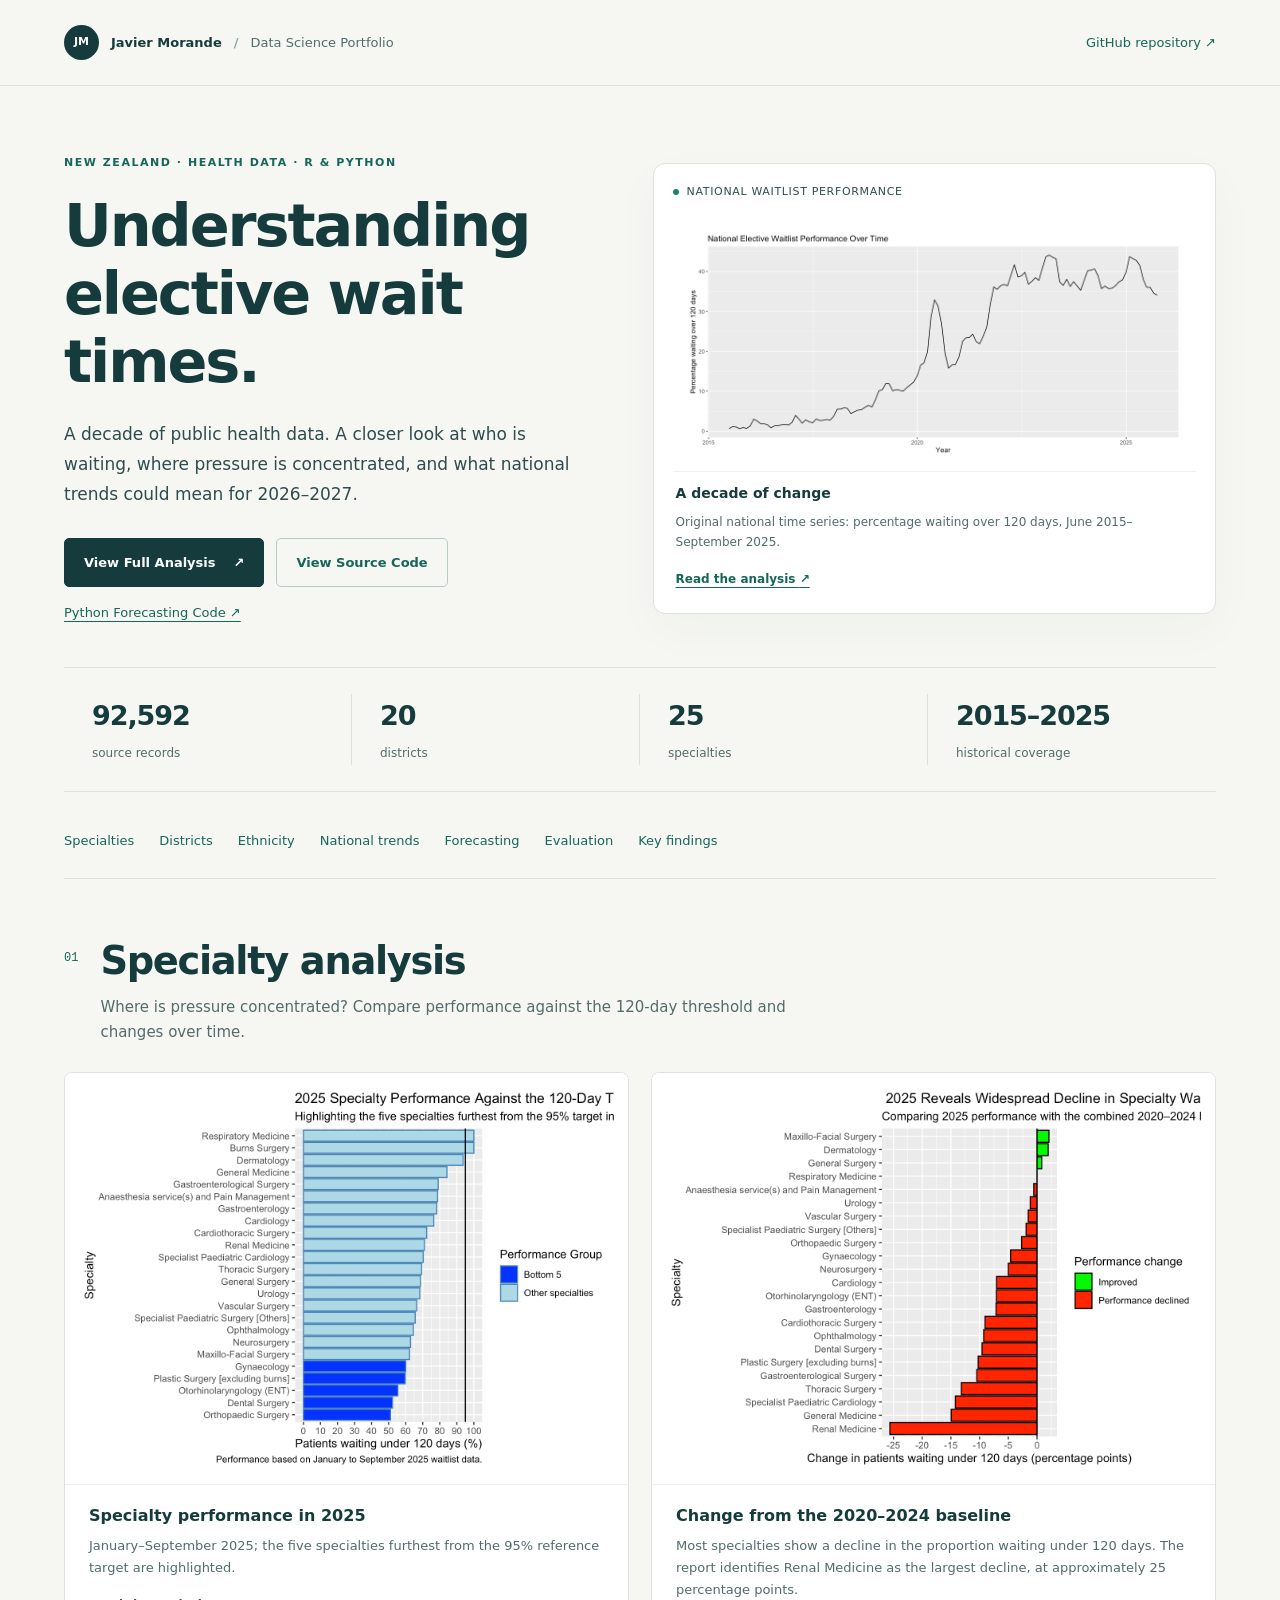
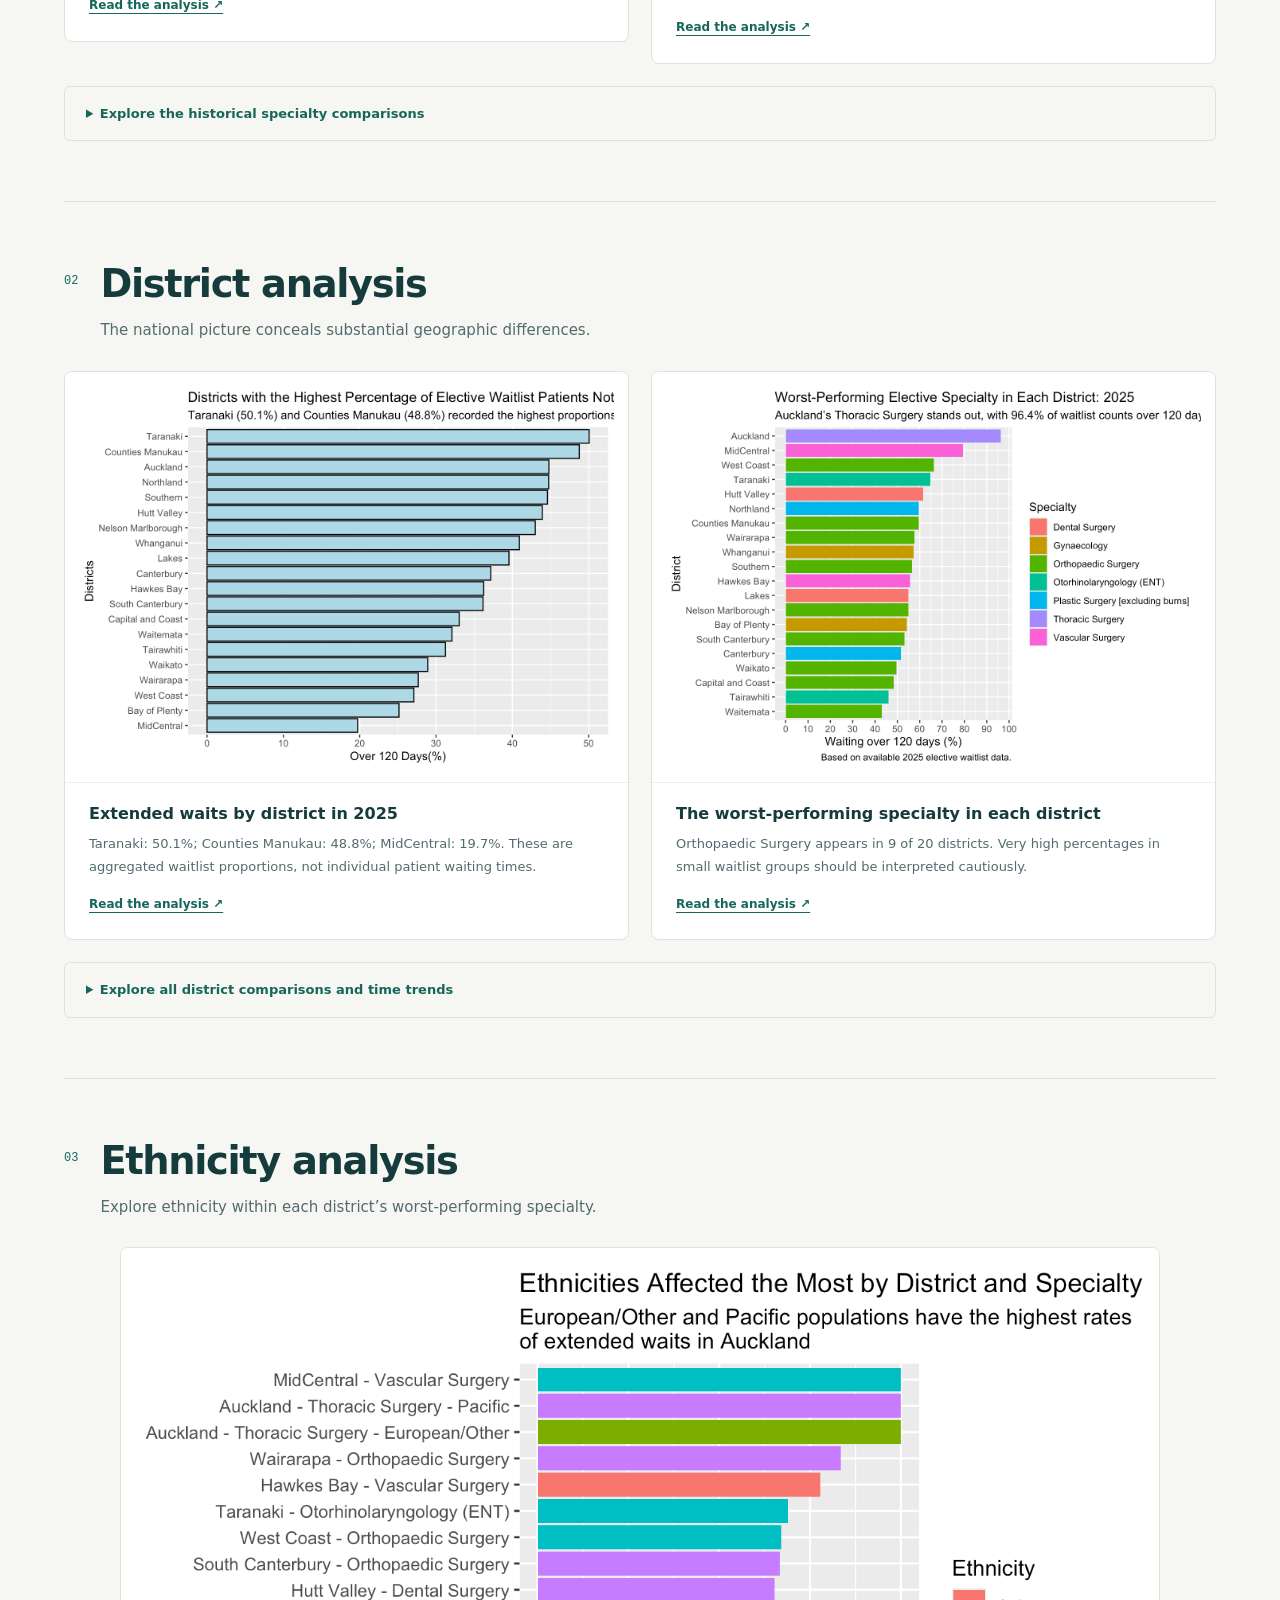
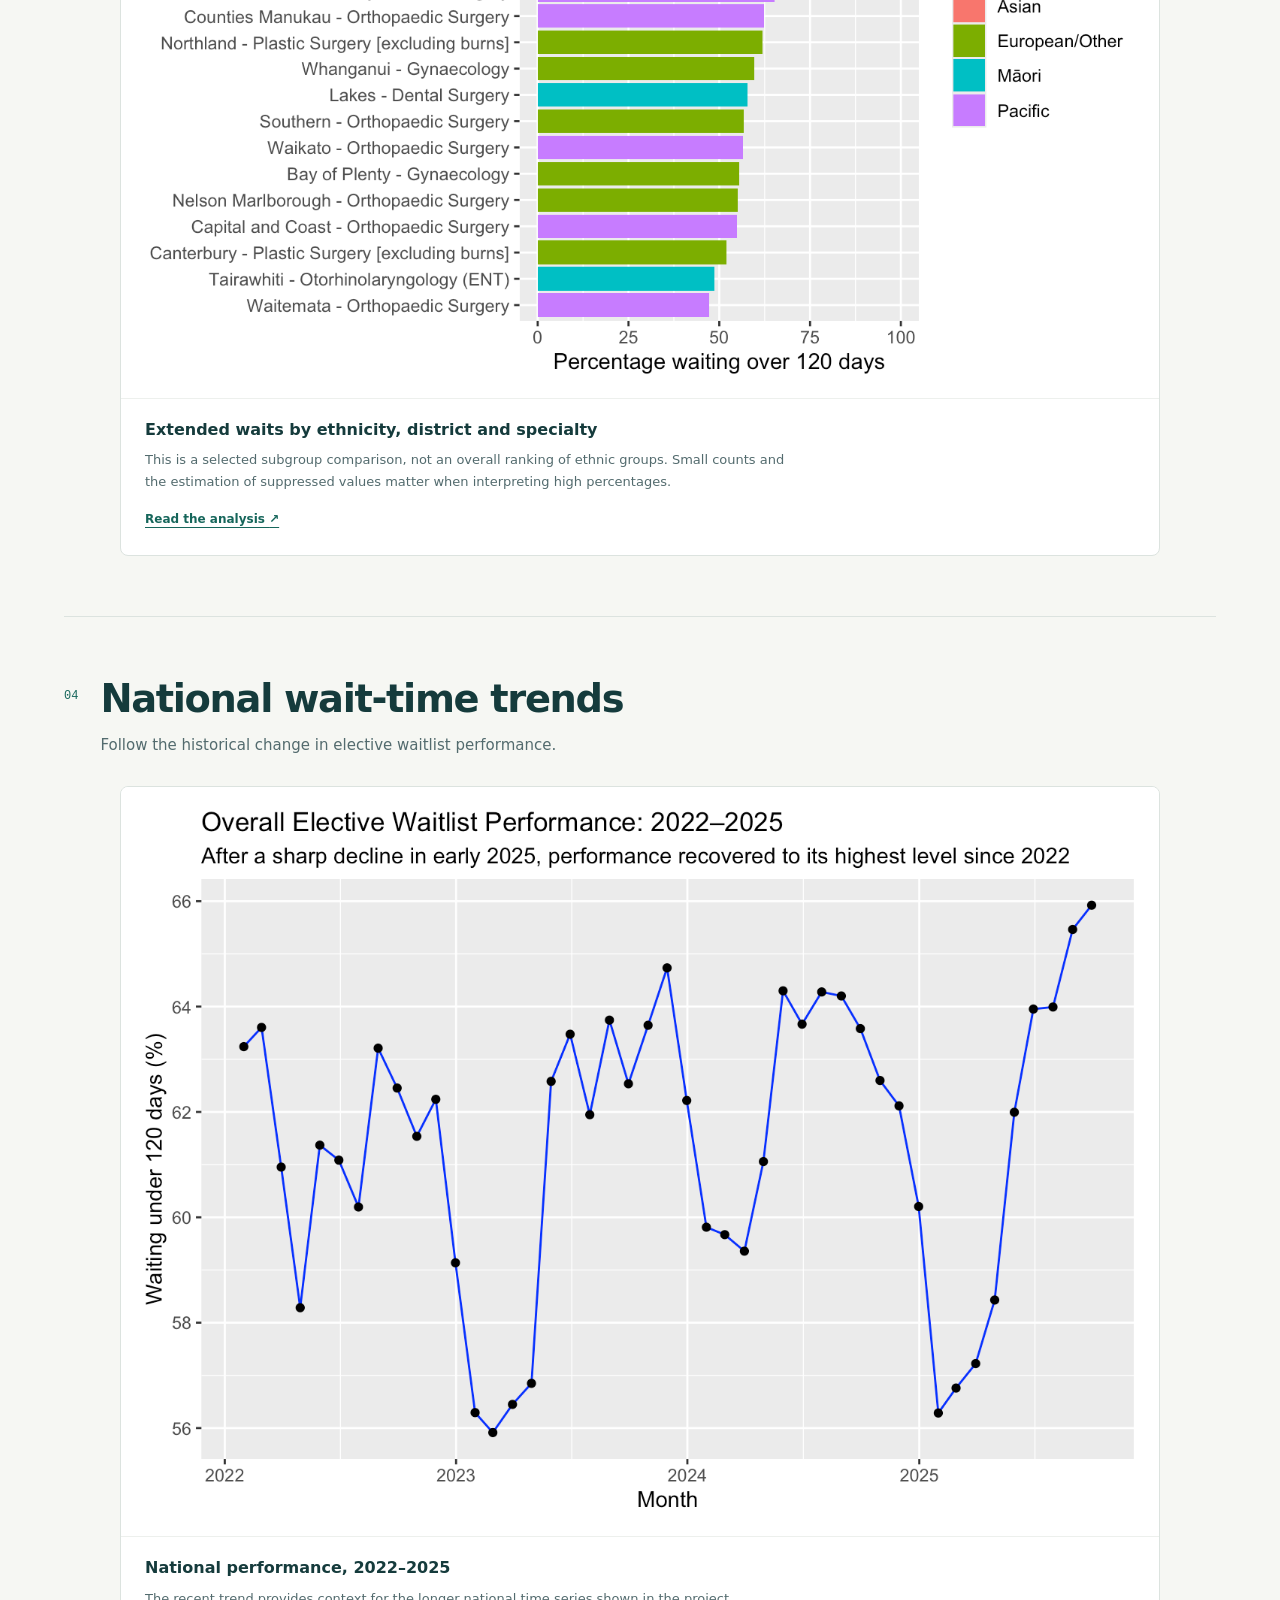
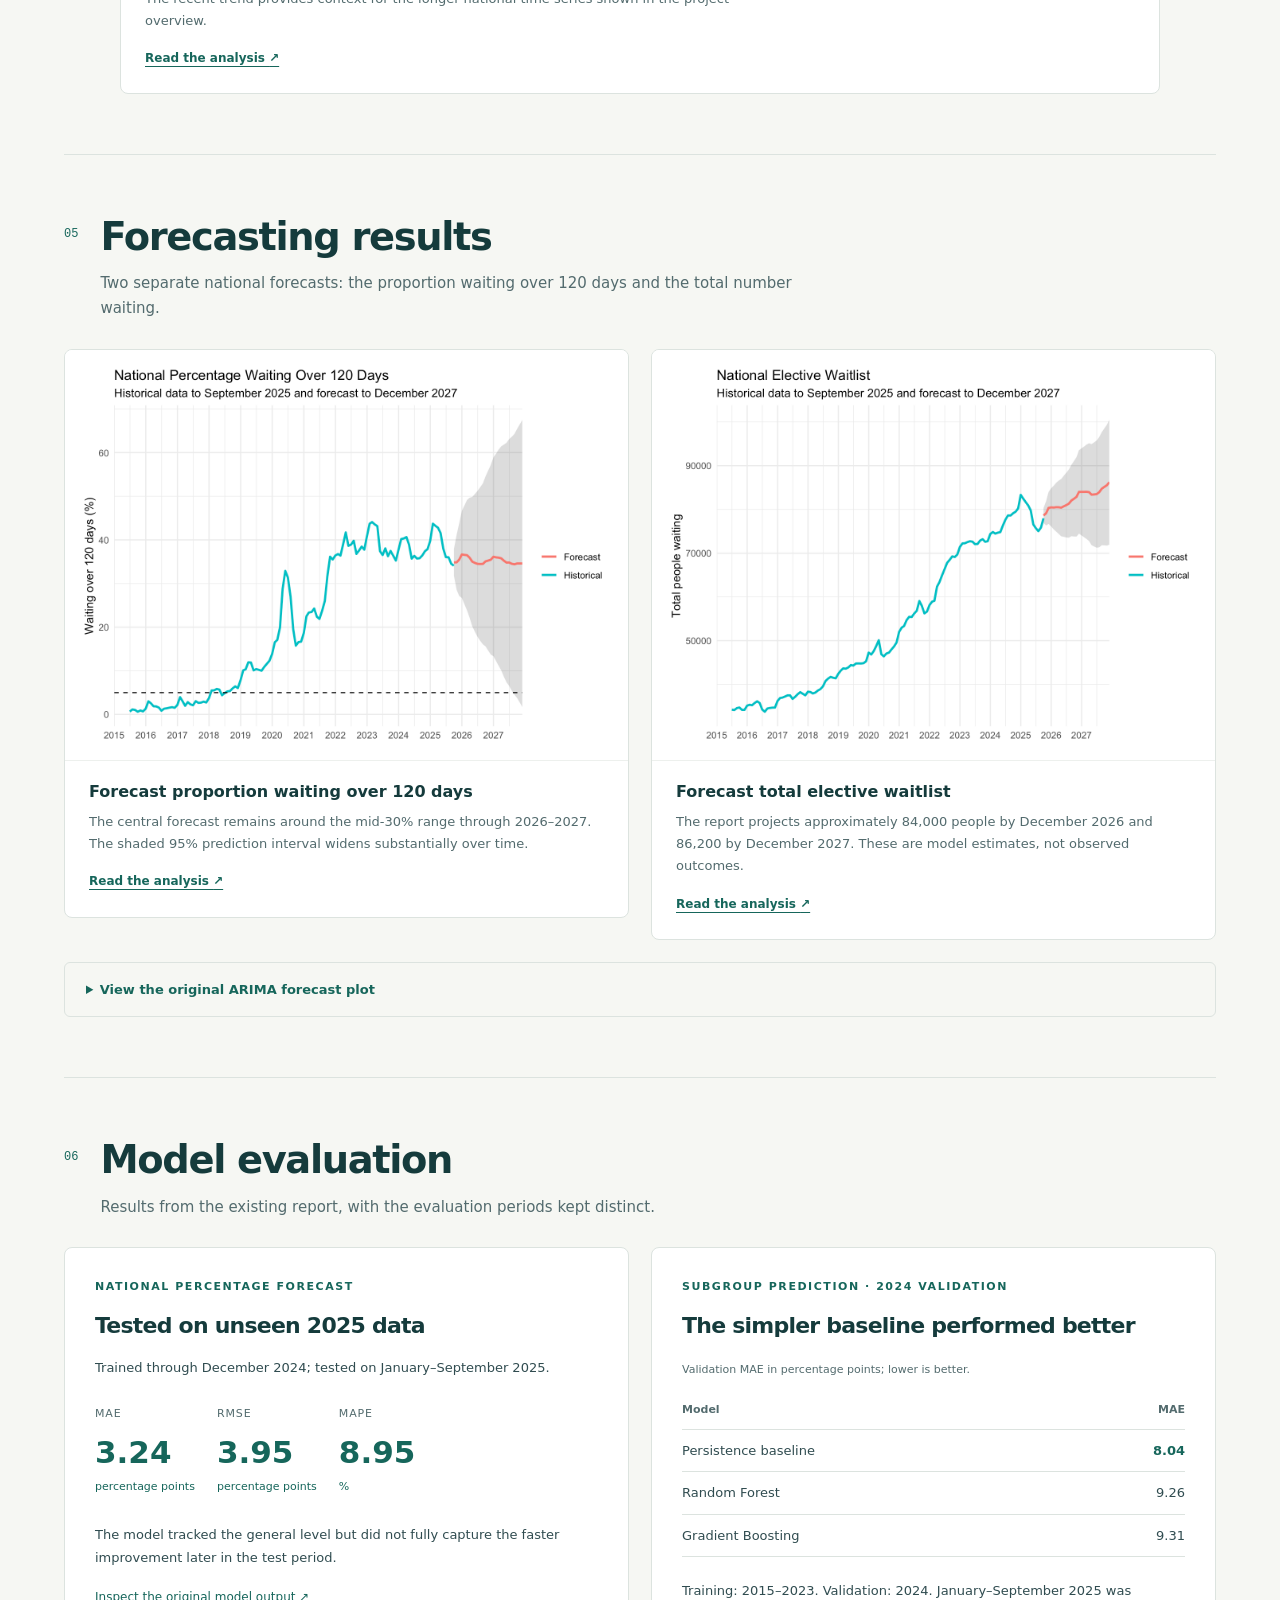
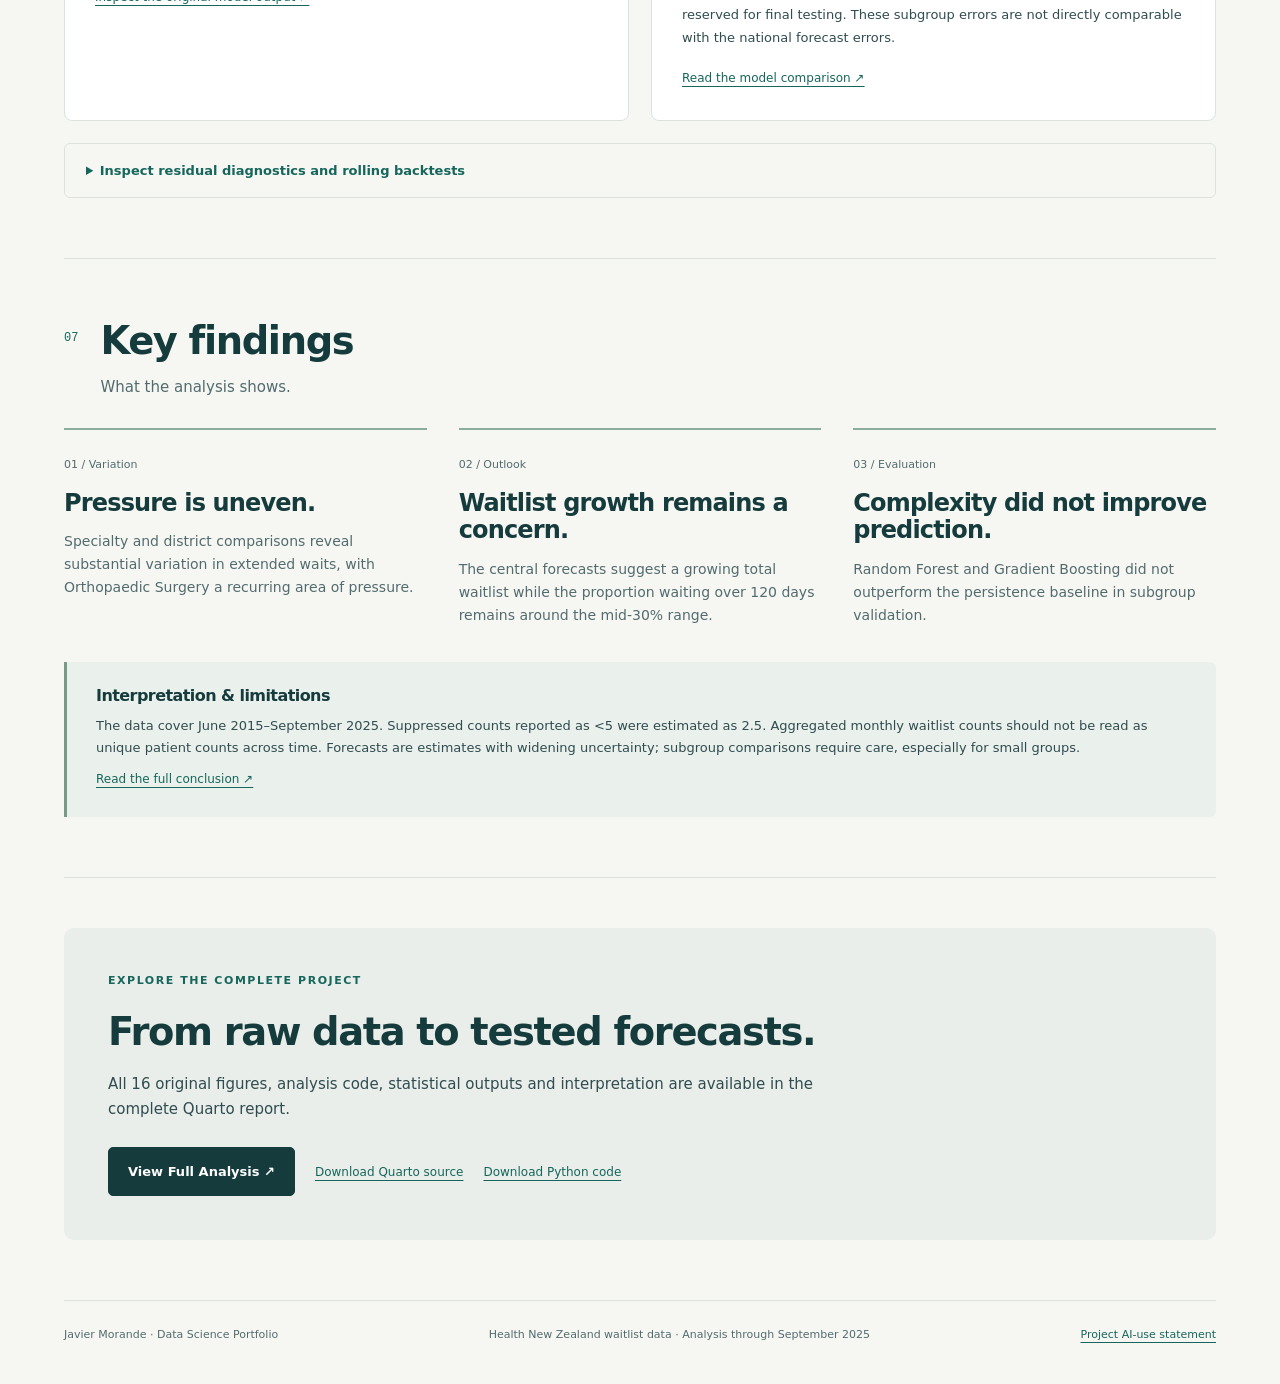
<file: index.html>
<!doctype html>
<html lang="en-NZ"><head><meta charset="utf-8"><meta name="viewport" content="width=device-width, initial-scale=1"><title>NZ Elective Wait Times | Javier Morande</title><meta name="description" content="A data science portfolio exploring New Zealand elective wait times: 92,592 records, specialty and district comparisons, ethnicity analysis, ARIMA forecasts and model evaluation."><link rel="stylesheet" href="assets/portfolio.css"></head><body>
<a class="skip-link" href="#overview">Skip to project overview</a>
<header class="site-header"><a class="brand" href="./"><span class="brand-mark">JM</span>Javier Morande <span class="brand-divider">/</span> <span>Data Science Portfolio</span></a><a class="header-link" href="https://github.com/javier-morande/nz-elective-surgery-wait-times">GitHub repository ↗</a></header>
<main><section class="hero" id="overview"><div class="hero-copy"><p class="eyebrow">New Zealand · Health data · R &amp; Python</p><h1>Understanding<br>elective wait times.</h1><p class="intro">A decade of public health data. A closer look at who is waiting, where pressure is concentrated, and what national trends could mean for 2026–2027.</p><div class="actions"><a class="button primary" href="elective_wait_times.html">View Full Analysis <span aria-hidden="true">↗</span></a><a class="button" href="https://github.com/javier-morande/nz-elective-surgery-wait-times/blob/main/elective_wait_times.qmd">View Source Code</a><a class="text-button" href="https://github.com/javier-morande/nz-elective-surgery-wait-times/blob/main/waitlist_prediction.py">Python Forecasting Code ↗</a></div></div><div class="hero-visual"><div class="visual-label"><span class="live-dot"></span>National waitlist performance</div><figure class="chart"><a class="chart-image" href="elective_wait_times_files/figure-html/unnamed-chunk-25-1.png" aria-label="Open full-size figure: A decade of change"><img src="elective_wait_times_files/figure-html/unnamed-chunk-25-1.png" width="2112" height="960" alt="A decade of change" loading="eager" decoding="async"></a><figcaption><strong>A decade of change</strong><p>Original national time series: percentage waiting over 120 days, June 2015–September 2025.</p><a href="elective_wait_times.html#national-waitlist-time-series-model">Read the analysis <span aria-hidden="true">↗</span></a></figcaption></figure></div></section>
<div class="facts" aria-label="Project scope"><div><strong>92,592</strong><span>source records</span></div><div><strong>20</strong><span>districts</span></div><div><strong>25</strong><span>specialties</span></div><div><strong>2015–2025</strong><span>historical coverage</span></div></div>
<nav class="section-nav" aria-label="Analysis sections"><a href="#specialties">Specialties</a><a href="#districts">Districts</a><a href="#ethnicity">Ethnicity</a><a href="#national-trends">National trends</a><a href="#forecasting">Forecasting</a><a href="#evaluation">Evaluation</a><a href="#findings">Key findings</a></nav>
<div class="section-container"><section class="analysis-section" id="specialties"><div class="section-heading"><span class="number">01</span><div><h2>Specialty analysis</h2><p>Where is pressure concentrated? Compare performance against the 120-day threshold and changes over time.</p></div></div><div class="chart-grid"><figure class="chart"><a class="chart-image" href="elective_wait_times_files/figure-html/unnamed-chunk-12-1.png" aria-label="Open full-size figure: Specialty performance in 2025"><img src="elective_wait_times_files/figure-html/unnamed-chunk-12-1.png" width="1344" height="960" alt="Specialty performance in 2025" loading="lazy" decoding="async"></a><figcaption><strong>Specialty performance in 2025</strong><p>January–September 2025; the five specialties furthest from the 95% reference target are highlighted.</p><a href="elective_wait_times.html#latest-specialty-performance-2025">Read the analysis <span aria-hidden="true">↗</span></a></figcaption></figure><figure class="chart"><a class="chart-image" href="elective_wait_times_files/figure-html/unnamed-chunk-14-1.png" aria-label="Open full-size figure: Change from the 2020–2024 baseline"><img src="elective_wait_times_files/figure-html/unnamed-chunk-14-1.png" width="1344" height="960" alt="Change from the 2020–2024 baseline" loading="lazy" decoding="async"></a><figcaption><strong>Change from the 2020–2024 baseline</strong><p>Most specialties show a decline in the proportion waiting under 120 days. The report identifies Renal Medicine as the largest decline, at approximately 25 percentage points.</p><a href="elective_wait_times.html#change-in-specialty-performance-2020-2024-vs-2025">Read the analysis <span aria-hidden="true">↗</span></a></figcaption></figure></div><details class="more"><summary>Explore the historical specialty comparisons</summary><div class="chart-grid"><figure class="chart"><a class="chart-image" href="elective_wait_times_files/figure-html/unnamed-chunk-10-1.png" aria-label="Open full-size figure: Long-term specialty performance"><img src="elective_wait_times_files/figure-html/unnamed-chunk-10-1.png" width="1344" height="960" alt="Long-term specialty performance" loading="lazy" decoding="async"></a><figcaption><strong>Long-term specialty performance</strong><p>Aggregated waiting-list counts from June 2015 to September 2025.</p><a href="elective_wait_times.html#specialty-performance-against-the-120-day-threshold">Read the analysis <span aria-hidden="true">↗</span></a></figcaption></figure><figure class="chart"><a class="chart-image" href="elective_wait_times_files/figure-html/unnamed-chunk-11-1.png" aria-label="Open full-size figure: Specialty performance, 2020–2024"><img src="elective_wait_times_files/figure-html/unnamed-chunk-11-1.png" width="1344" height="960" alt="Specialty performance, 2020–2024" loading="lazy" decoding="async"></a><figcaption><strong>Specialty performance, 2020–2024</strong><p>The five complete years used as the recent historical baseline.</p><a href="elective_wait_times.html#recent-specialty-performance-2020-2024">Read the analysis <span aria-hidden="true">↗</span></a></figcaption></figure></div></details></section><section class="analysis-section" id="districts"><div class="section-heading"><span class="number">02</span><div><h2>District analysis</h2><p>The national picture conceals substantial geographic differences.</p></div></div><div class="chart-grid"><figure class="chart"><a class="chart-image" href="elective_wait_times_files/figure-html/unnamed-chunk-23-1.png" aria-label="Open full-size figure: Extended waits by district in 2025"><img src="elective_wait_times_files/figure-html/unnamed-chunk-23-1.png" width="1344" height="960" alt="Extended waits by district in 2025" loading="lazy" decoding="async"></a><figcaption><strong>Extended waits by district in 2025</strong><p>Taranaki: 50.1%; Counties Manukau: 48.8%; MidCentral: 19.7%. These are aggregated waitlist proportions, not individual patient waiting times.</p><a href="elective_wait_times.html#districts-with-the-highest-percentage-of-elective-waitlist-patients-not-seen-within-120-days-2025">Read the analysis <span aria-hidden="true">↗</span></a></figcaption></figure><figure class="chart"><a class="chart-image" href="elective_wait_times_files/figure-html/unnamed-chunk-21-1.png" aria-label="Open full-size figure: The worst-performing specialty in each district"><img src="elective_wait_times_files/figure-html/unnamed-chunk-21-1.png" width="1344" height="960" alt="The worst-performing specialty in each district" loading="lazy" decoding="async"></a><figcaption><strong>The worst-performing specialty in each district</strong><p>Orthopaedic Surgery appears in 9 of 20 districts. Very high percentages in small waitlist groups should be interpreted cautiously.</p><a href="elective_wait_times.html#worst-performing-specialty-by-district-2025">Read the analysis <span aria-hidden="true">↗</span></a></figcaption></figure></div><details class="more"><summary>Explore all district comparisons and time trends</summary><div class="chart-grid"><figure class="chart"><a class="chart-image" href="elective_wait_times_files/figure-html/unnamed-chunk-17-1.png" aria-label="Open full-size figure: District performance against the 120-day threshold"><img src="elective_wait_times_files/figure-html/unnamed-chunk-17-1.png" width="1344" height="960" alt="District performance against the 120-day threshold" loading="lazy" decoding="async"></a><figcaption><strong>District performance against the 120-day threshold</strong><p>Available 2025 data, using the proportion waiting under 120 days.</p><a href="elective_wait_times.html#elective-waitlist-performance-by-district">Read the analysis <span aria-hidden="true">↗</span></a></figcaption></figure><figure class="chart"><a class="chart-image" href="elective_wait_times_files/figure-html/unnamed-chunk-18-1.png" aria-label="Open full-size figure: District performance over time"><img src="elective_wait_times_files/figure-html/unnamed-chunk-18-1.png" width="2688" height="1920" alt="District performance over time" loading="lazy" decoding="async"></a><figcaption><strong>District performance over time</strong><p>District-by-district comparison for 2022–2025.</p><a href="elective_wait_times.html#district-waitlist-performance-over-time-2022-2025">Read the analysis <span aria-hidden="true">↗</span></a></figcaption></figure><figure class="chart"><a class="chart-image" href="elective_wait_times_files/figure-html/unnamed-chunk-20-1.png" aria-label="Open full-size figure: Extended waits over time"><img src="elective_wait_times_files/figure-html/unnamed-chunk-20-1.png" width="2688" height="1920" alt="Extended waits over time" loading="lazy" decoding="async"></a><figcaption><strong>Extended waits over time</strong><p>Changes in the proportion waiting over 120 days by district, 2022–2025.</p><a href="elective_wait_times.html#district-waitlist-over-120-days-20222025">Read the analysis <span aria-hidden="true">↗</span></a></figcaption></figure></div></details></section><section class="analysis-section" id="ethnicity"><div class="section-heading"><span class="number">03</span><div><h2>Ethnicity analysis</h2><p>Explore ethnicity within each district’s worst-performing specialty.</p></div></div><figure class="chart"><a class="chart-image" href="elective_wait_times_files/figure-html/unnamed-chunk-24-1.png" aria-label="Open full-size figure: Extended waits by ethnicity, district and specialty"><img src="elective_wait_times_files/figure-html/unnamed-chunk-24-1.png" width="1344" height="960" alt="Extended waits by ethnicity, district and specialty" loading="lazy" decoding="async"></a><figcaption><strong>Extended waits by ethnicity, district and specialty</strong><p>This is a selected subgroup comparison, not an overall ranking of ethnic groups. Small counts and the estimation of suppressed values matter when interpreting high percentages.</p><a href="elective_wait_times.html#worst-performing-ethnicity-within-each-districts-worst-specialty">Read the analysis <span aria-hidden="true">↗</span></a></figcaption></figure></section><section class="analysis-section" id="national-trends"><div class="section-heading"><span class="number">04</span><div><h2>National wait-time trends</h2><p>Follow the historical change in elective waitlist performance.</p></div></div><figure class="chart"><a class="chart-image" href="elective_wait_times_files/figure-html/unnamed-chunk-15-1.png" aria-label="Open full-size figure: National performance, 2022–2025"><img src="elective_wait_times_files/figure-html/unnamed-chunk-15-1.png" width="1344" height="960" alt="National performance, 2022–2025" loading="lazy" decoding="async"></a><figcaption><strong>National performance, 2022–2025</strong><p>The recent trend provides context for the longer national time series shown in the project overview.</p><a href="elective_wait_times.html#overall-waitlist-performance-trend-20222025">Read the analysis <span aria-hidden="true">↗</span></a></figcaption></figure></section><section class="analysis-section" id="forecasting"><div class="section-heading"><span class="number">05</span><div><h2>Forecasting results</h2><p>Two separate national forecasts: the proportion waiting over 120 days and the total number waiting.</p></div></div><div class="chart-grid"><figure class="chart"><a class="chart-image" href="elective_wait_times_files/figure-html/unnamed-chunk-33-1.png" aria-label="Open full-size figure: Forecast proportion waiting over 120 days"><img src="elective_wait_times_files/figure-html/unnamed-chunk-33-1.png" width="1344" height="960" alt="Forecast proportion waiting over 120 days" loading="lazy" decoding="async"></a><figcaption><strong>Forecast proportion waiting over 120 days</strong><p>The central forecast remains around the mid-30% range through 2026–2027. The shaded 95% prediction interval widens substantially over time.</p><a href="elective_wait_times.html#forecast-percentage-waiting-over-120-days">Read the analysis <span aria-hidden="true">↗</span></a></figcaption></figure><figure class="chart"><a class="chart-image" href="elective_wait_times_files/figure-html/unnamed-chunk-34-1.png" aria-label="Open full-size figure: Forecast total elective waitlist"><img src="elective_wait_times_files/figure-html/unnamed-chunk-34-1.png" width="1344" height="960" alt="Forecast total elective waitlist" loading="lazy" decoding="async"></a><figcaption><strong>Forecast total elective waitlist</strong><p>The report projects approximately 84,000 people by December 2026 and 86,200 by December 2027. These are model estimates, not observed outcomes.</p><a href="elective_wait_times.html#forecast-total-elective-waitlist">Read the analysis <span aria-hidden="true">↗</span></a></figcaption></figure></div><details class="more"><summary>View the original ARIMA forecast plot</summary><div class="chart-grid"><figure class="chart"><a class="chart-image" href="elective_wait_times_files/figure-html/unnamed-chunk-26-2.png" aria-label="Open full-size figure: National ARIMA forecast"><img src="elective_wait_times_files/figure-html/unnamed-chunk-26-2.png" width="1344" height="960" alt="National ARIMA forecast" loading="lazy" decoding="async"></a><figcaption><strong>National ARIMA forecast</strong><p>The original forecast display includes 80% and 95% prediction intervals.</p><a href="elective_wait_times.html#arima-model">Read the analysis <span aria-hidden="true">↗</span></a></figcaption></figure></div></details></section><section class="analysis-section" id="evaluation"><div class="section-heading"><span class="number">06</span><div><h2>Model evaluation</h2><p>Results from the existing report, with the evaluation periods kept distinct.</p></div></div><div class="evaluation-grid"><article class="evaluation-card"><span class="eyebrow">National percentage forecast</span><h3>Tested on unseen 2025 data</h3><p>Trained through December 2024; tested on January–September 2025.</p><dl class="metrics"><div><dt>MAE</dt><dd>3.24 <small>percentage points</small></dd></div><div><dt>RMSE</dt><dd>3.95 <small>percentage points</small></dd></div><div><dt>MAPE</dt><dd>8.95<small>%</small></dd></div></dl><p>The model tracked the general level but did not fully capture the faster improvement later in the test period.</p><a href="elective_wait_times.html#arima-model">Inspect the original model output ↗</a></article>
 <article class="evaluation-card"><span class="eyebrow">Subgroup prediction · 2024 validation</span><h3>The simpler baseline performed better</h3><table><caption>Validation MAE in percentage points; lower is better.</caption><thead><tr><th scope="col">Model</th><th scope="col">MAE</th></tr></thead><tbody><tr><th scope="row">Persistence baseline</th><td>8.04</td></tr><tr><th scope="row">Random Forest</th><td>9.26</td></tr><tr><th scope="row">Gradient Boosting</th><td>9.31</td></tr></tbody></table><p>Training: 2015–2023. Validation: 2024. January–September 2025 was reserved for final testing. These subgroup errors are not directly comparable with the national forecast errors.</p><a href="elective_wait_times.html#machine-learning-prediction-model">Read the model comparison ↗</a></article></div><details class="more"><summary>Inspect residual diagnostics and rolling backtests</summary><div class="chart-grid"><figure class="chart"><a class="chart-image" href="elective_wait_times_files/figure-html/unnamed-chunk-26-1.png" aria-label="Open full-size figure: ARIMA residual diagnostics"><img src="elective_wait_times_files/figure-html/unnamed-chunk-26-1.png" width="1344" height="960" alt="ARIMA residual diagnostics" loading="lazy" decoding="async"></a><figcaption><strong>ARIMA residual diagnostics</strong><p>Original diagnostic plots from the national percentage model. See the report for the Ljung–Box test and full output.</p><a href="elective_wait_times.html#arima-model">Read the analysis <span aria-hidden="true">↗</span></a></figcaption></figure><article class="evaluation-card"><h3>Total-waitlist rolling backtests</h3><table><caption>MAPE from the existing total-waitlist model backtests.</caption><thead><tr><th scope="col">Test period</th><th scope="col">MAPE</th></tr></thead><tbody><tr><th scope="row">2022</th><td>7.47%</td></tr><tr><th scope="row">2023</th><td>7.25%</td></tr><tr><th scope="row">2024</th><td>1.63%</td></tr><tr><th scope="row">Jan–Sep 2025</th><td>10.22%</td></tr></tbody></table><p>Error varies by period; a single holdout result does not establish consistent forecast performance.</p><a href="elective_wait_times.html#forecasting-the-national-total-waitlist-1">View rolling validation ↗</a></article></div></details></section><section class="analysis-section" id="findings"><div class="section-heading"><span class="number">07</span><div><h2>Key findings</h2><p>What the analysis shows.</p></div></div><div class="finding-grid"><article><span>01 / Variation</span><h3>Pressure is uneven.</h3><p>Specialty and district comparisons reveal substantial variation in extended waits, with Orthopaedic Surgery a recurring area of pressure.</p></article><article><span>02 / Outlook</span><h3>Waitlist growth remains a concern.</h3><p>The central forecasts suggest a growing total waitlist while the proportion waiting over 120 days remains around the mid-30% range.</p></article><article><span>03 / Evaluation</span><h3>Complexity did not improve prediction.</h3><p>Random Forest and Gradient Boosting did not outperform the persistence baseline in subgroup validation.</p></article></div><aside class="note"><h3>Interpretation &amp; limitations</h3><p>The data cover June 2015–September 2025. Suppressed counts reported as &lt;5 were estimated as 2.5. Aggregated monthly waitlist counts should not be read as unique patient counts across time. Forecasts are estimates with widening uncertainty; subgroup comparisons require care, especially for small groups.</p><a href="elective_wait_times.html#conclusion">Read the full conclusion ↗</a></aside></section></div>
<section class="closing"><p class="eyebrow">Explore the complete project</p><h2>From raw data to tested forecasts.</h2><p>All 16 original figures, analysis code, statistical outputs and interpretation are available in the complete Quarto report.</p><a class="button primary" href="elective_wait_times.html">View Full Analysis ↗</a><a class="closing-source" href="elective_wait_times.qmd" download>Download Quarto source</a><a class="closing-source" href="waitlist_prediction.py" download>Download Python code</a></section></main>
<footer><span>Javier Morande · Data Science Portfolio</span><span>Health New Zealand waitlist data · Analysis through September 2025</span><a href="elective_wait_times.html#use-of-artificial-intelligence">Project AI-use statement</a></footer></body></html>
</file>
<file: assets/portfolio.css>
:root{--ink:#153b3c;--text:#304c50;--muted:#536b6e;--accent:#16665b;--paper:#f6f7f3;--line:#dce3df;--white:#fff}*{box-sizing:border-box}html{scroll-behavior:smooth;scroll-padding-top:80px}body{margin:0;background:var(--paper);color:var(--text);font:16px/1.65 system-ui,-apple-system,BlinkMacSystemFont,"Segoe UI",sans-serif}a{color:var(--accent);text-underline-offset:4px}a:hover{text-decoration-thickness:2px}a:focus-visible,summary:focus-visible{outline:3px solid #cf7a36;outline-offset:5px}h1,h2,h3,p,figure{margin:0}h1,h2,h3{color:var(--ink);line-height:1.15;letter-spacing:-.035em}h1{font-size:clamp(2.8rem,4.6vw,4.6rem);font-weight:650}h2{font-size:clamp(1.8rem,3vw,2.6rem);font-weight:600}h3{font-size:1.3rem}p{max-width:78ch}img{display:block;width:100%;height:auto}.site-header{max-width:1440px;margin:auto;padding:25px 5%;display:flex;align-items:center;justify-content:space-between;gap:24px;border-bottom:1px solid var(--line)}.brand{display:flex;align-items:center;gap:12px;font-size:13px;text-decoration:none;font-weight:600;color:var(--ink)}.brand-mark{border-radius:50%;width:35px;height:35px;display:grid;place-items:center;background:var(--ink);color:#fff;font-size:11px}.brand-divider{color:#94a5a1}.brand>span:last-child{font-weight:400;color:var(--muted)}.header-link{font-size:13px;text-decoration:none}.hero{max-width:1440px;margin:auto;padding:68px 5% 44px;display:grid;grid-template-columns:1fr 1.05fr;gap:52px;align-items:center}.eyebrow{font-size:11px;text-transform:uppercase;letter-spacing:.14em;font-weight:700;color:var(--accent);margin-bottom:20px}.intro{font-size:17px;line-height:1.75;margin:25px 0 28px;max-width:48ch}.actions{display:flex;gap:12px;flex-wrap:wrap;align-items:center}.button{display:inline-flex;align-items:center;justify-content:center;gap:18px;padding:13px 19px;border:1px solid #b8ccc5;border-radius:5px;text-decoration:none;font-size:13px;font-weight:650}.button.primary{background:var(--ink);border-color:var(--ink);color:white}.button:hover{background:#e7eeea}.button.primary:hover{background:var(--accent)}.text-button{font-size:13px;flex-basis:100%;margin-top:3px}.hero-visual{padding:19px;border:1px solid var(--line);border-radius:12px;background:white;box-shadow:0 16px 48px #19372b08}.visual-label{display:flex;gap:8px;align-items:center;font-size:11px;letter-spacing:.06em;text-transform:uppercase;margin-bottom:17px}.live-dot{height:6px;width:6px;border-radius:50%;background:#19836d}.hero-visual .chart{border:0;border-radius:0}.hero-visual figcaption{padding:12px 3px 3px}.hero-visual figcaption strong{font-size:14px}.hero-visual figcaption p{font-size:12px}.hero-visual figcaption a{font-size:12px}.facts{max-width:1296px;margin:0 auto 38px;display:grid;grid-template-columns:repeat(4,1fr);padding:26px 0;border-top:1px solid var(--line);border-bottom:1px solid var(--line)}.facts>div{padding:0 28px;border-right:1px solid var(--line)}.facts>div:last-child{border:0}.facts strong{display:block;font-size:27px;letter-spacing:-.04em;font-weight:600;color:var(--ink)}.facts span{font-size:12px;color:var(--muted)}.section-nav{display:flex;gap:25px;flex-wrap:wrap;max-width:1296px;margin:auto;padding:0 0 26px;font-size:13px;border-bottom:1px solid var(--line)}.section-nav a{text-decoration:none}.section-container{max-width:1296px;margin:auto}.analysis-section{padding:60px 0;border-bottom:1px solid var(--line)}.section-heading{display:flex;gap:22px;align-items:start;margin-bottom:28px}.number{font-family:monospace;font-size:12px;color:var(--accent);padding-top:10px}.section-heading p{margin-top:12px;color:var(--muted);font-size:15px}.chart-grid{display:grid;grid-template-columns:repeat(2,minmax(0,1fr));gap:22px;align-items:start}.chart{background:var(--white);border:1px solid var(--line);border-radius:8px;overflow:hidden;min-width:0}.chart-image{display:block;padding:14px;background:#fff}.chart-image:hover{background:#f4f8f6}figcaption{padding:20px 24px 23px;border-top:1px solid #edf0ed}figcaption strong{display:block;font-size:16px;line-height:1.4;color:var(--ink)}figcaption p{font-size:13px;line-height:1.7;color:var(--muted);margin:8px 0 12px}figcaption a{font-size:12px;font-weight:600}.analysis-section>.chart{max-width:1040px;margin:auto}.more{margin-top:22px;border:1px solid var(--line);border-radius:6px}.more summary{cursor:pointer;padding:16px 21px;font-size:13px;font-weight:600;color:var(--accent)}.more[open] summary{border-bottom:1px solid var(--line)}.more>.chart-grid{padding:22px}.evaluation-grid{display:grid;grid-template-columns:1fr 1fr;gap:22px}.evaluation-card{padding:30px;background:white;border:1px solid var(--line);border-radius:8px}.evaluation-card .eyebrow{display:block;margin-bottom:17px}.evaluation-card h3{font-size:22px;margin-bottom:17px}.evaluation-card p{font-size:13px;line-height:1.8;margin:14px 0}.evaluation-card a{font-size:12px}.metrics{display:flex;gap:22px;margin:26px 0;flex-wrap:wrap}.metrics dt{font-size:11px;color:var(--muted);letter-spacing:.08em}.metrics dd{margin:4px 0 0;font-size:31px;color:var(--accent);font-weight:600}.metrics small{font-size:11px;display:block;font-weight:400}table{border-collapse:collapse;width:100%;font-size:13px;margin:22px 0}caption{text-align:left;font-size:11px;color:var(--muted);padding-bottom:12px}th,td{padding:10px 0;border-bottom:1px solid var(--line);text-align:left}th{font-weight:500}thead th{font-size:11px;font-weight:600;color:var(--muted)}td:last-child,th:last-child{text-align:right}tbody tr:first-child td{font-weight:700;color:var(--accent)}.finding-grid{display:grid;grid-template-columns:repeat(3,1fr);gap:32px}.finding-grid article{border-top:2px solid #8aad9e;padding-top:20px}.finding-grid span{font-size:11px;color:var(--muted)}.finding-grid h3{margin:13px 0;font-size:24px}.finding-grid p{font-size:14px;color:var(--muted)}.note{padding:25px 29px;background:#eaf0eb;border-left:3px solid #769b88;margin-top:35px;border-radius:0 6px 6px 0}.note h3{font-size:16px;margin-bottom:10px}.note p{font-size:13px;max-width:none}.note a{display:inline-block;margin-top:12px;font-size:12px}.closing{max-width:1296px;margin:50px auto 60px;padding:44px;background:#e9eeea;border-radius:10px}.closing p:not(.eyebrow){margin:18px 0 25px;font-size:15px}.closing-source{display:inline-block;font-size:12px;margin:14px 0 0 20px}footer{max-width:1296px;margin:0 auto;padding:25px 0 40px;display:flex;justify-content:space-between;gap:18px;flex-wrap:wrap;border-top:1px solid var(--line);font-size:11px;color:var(--muted)}.skip-link{position:fixed;left:10px;top:-100px;z-index:10;padding:10px;background:#fff}.skip-link:focus{top:10px}@media(min-width:1450px){.facts,.section-nav,.section-container,.closing,footer{max-width:1296px}}@media(max-width:1440px){.facts,.section-nav,.section-container,.closing,footer{margin-left:5%;margin-right:5%}}@media(max-width:1000px){.hero{gap:30px;padding-top:45px}.hero h1{font-size:3rem}.hero-visual{padding:12px}.brand>span:last-child{display:none}.chart-grid,.evaluation-grid{gap:16px}.evaluation-card{padding:22px}.metrics{gap:15px}.finding-grid{gap:22px}.finding-grid h3{font-size:21px}}@media(max-width:720px){.site-header{padding-top:17px;padding-bottom:17px}.brand-divider{display:none}.header-link{font-size:11px}.hero{grid-template-columns:1fr;padding-top:35px;gap:32px}.hero h1{font-size:clamp(2.6rem,10vw,3.8rem)}.intro{font-size:16px}.hero-visual{padding:15px}.facts{grid-template-columns:repeat(2,1fr);gap:20px;padding:22px 0}.facts>div{padding:0 15px}.facts>div:nth-child(2){border:0}.facts strong{font-size:25px}.section-nav{gap:13px 20px;font-size:12px}.analysis-section{padding:38px 0}.section-heading{gap:14px}.section-heading p{font-size:14px}.chart-grid,.evaluation-grid,.finding-grid{grid-template-columns:1fr}.chart-image{padding:7px}figcaption{padding:18px}.more>.chart-grid{padding:12px}.closing{padding:26px}.closing-source{display:block;margin:16px 0 0}.finding-grid{gap:27px}.note{padding:20px}footer{display:block}footer span,footer a{display:block;margin:8px 0}}@media(prefers-reduced-motion:reduce){html{scroll-behavior:auto}}@media print{.site-header,.section-nav,.actions,.closing,footer,.more{display:none}.hero{display:block}.hero-visual{margin-top:20px}.analysis-section{break-inside:avoid}body{background:#fff}}
</file>
